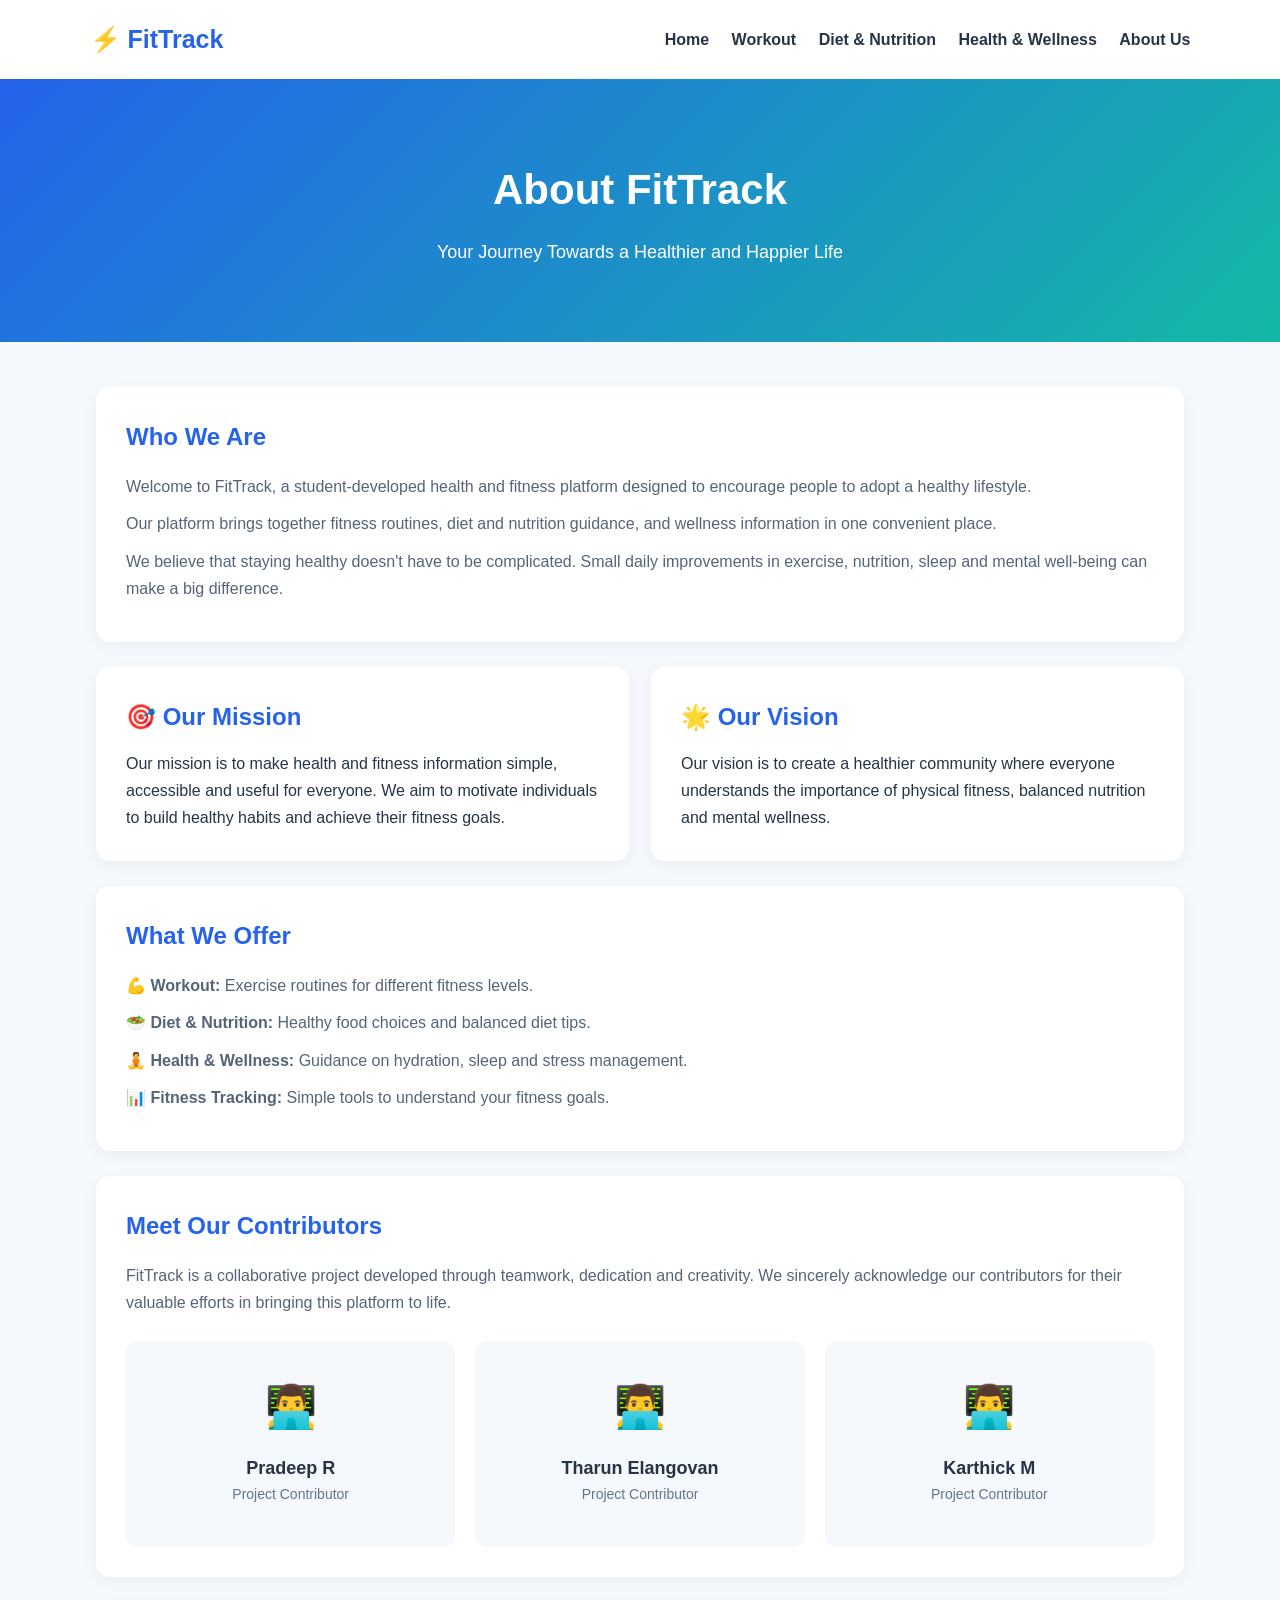
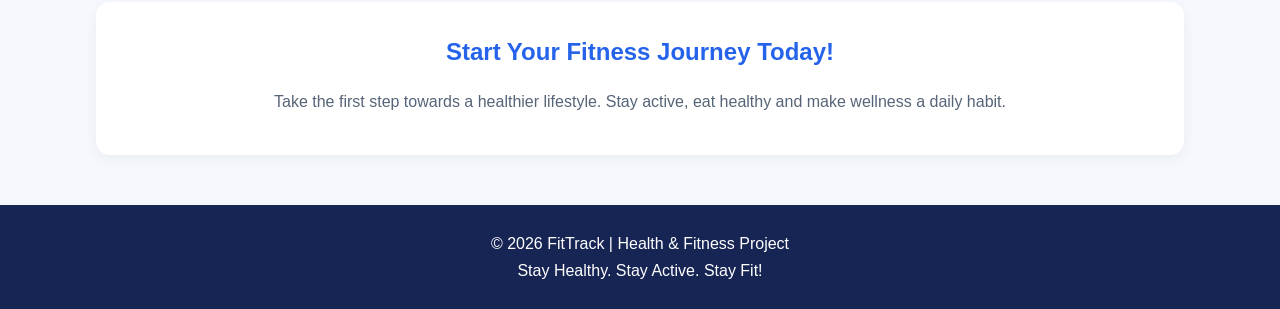
<file: about.html>
<!DOCTYPE html>
<html lang="en">
<head>
<meta charset="UTF-8">
<meta name="viewport" content="width=device-width, initial-scale=1.0">
<title>About Us | FitTrack</title>

<style>
* {
    margin: 0;
    padding: 0;
    box-sizing: border-box;
    font-family: Arial, sans-serif;
}

body {
    background: #f5f8fc;
    color: #263445;
    line-height: 1.7;
}

nav {
    background: #fff;
    padding: 18px 7%;
    display: flex;
    justify-content: space-between;
    align-items: center;
    box-shadow: 0 2px 10px rgba(0,0,0,0.08);
}

.logo {
    font-size: 25px;
    font-weight: bold;
    color: #2563eb;
}

nav a {
    text-decoration: none;
    color: #263445;
    margin-left: 18px;
    font-weight: 600;
}

nav a:hover {
    color: #2563eb;
}

.hero {
    background: linear-gradient(135deg, #2563eb, #14b8a6);
    color: white;
    text-align: center;
    padding: 75px 20px;
}

.hero h1 {
    font-size: 42px;
    margin-bottom: 12px;
}

.hero p {
    font-size: 18px;
}

.container {
    width: 85%;
    max-width: 1100px;
    margin: 45px auto;
}

.section {
    background: white;
    padding: 30px;
    margin-bottom: 25px;
    border-radius: 14px;
    box-shadow: 0 4px 15px rgba(0,0,0,0.05);
}

.section h2 {
    color: #2563eb;
    margin-bottom: 15px;
}

.section p {
    color: #566477;
    margin-bottom: 10px;
}

.cards {
    display: grid;
    grid-template-columns: repeat(2, 1fr);
    gap: 22px;
    margin-bottom: 25px;
}

.card {
    background: white;
    padding: 30px;
    border-radius: 14px;
    box-shadow: 0 4px 15px rgba(0,0,0,0.05);
}

.card h2 {
    color: #2563eb;
    margin-bottom: 12px;
}

.team {
    display: grid;
    grid-template-columns: repeat(3, 1fr);
    gap: 20px;
    margin-top: 25px;
}

.member {
    background: #f5f8fc;
    padding: 30px 15px;
    text-align: center;
    border-radius: 12px;
    transition: transform 0.3s;
}

.member:hover {
    transform: translateY(-5px);
}

.icon {
    font-size: 42px;
    margin-bottom: 10px;
}

.member h3 {
    color: #263445;
    font-size: 18px;
}

.member p {
    color: #64748b;
    font-size: 14px;
}

footer {
    background: #172554;
    color: white;
    text-align: center;
    padding: 25px;
    margin-top: 50px;
}

footer p {
    color: white;
}

@media(max-width: 768px) {
    nav {
        flex-direction: column;
        gap: 15px;
    }

    nav a {
        margin: 5px;
        font-size: 13px;
    }

    .hero h1 {
        font-size: 30px;
    }

    .cards {
        grid-template-columns: 1fr;
    }

    .team {
        grid-template-columns: 1fr;
    }

    .container {
        width: 92%;
    }
}
</style>
</head>

<body>

<!-- Navigation -->
<nav>
    <div class="logo">⚡ FitTrack</div>
    <div>
        <a href="index.html">Home</a>
        <a href="workout.html">Workout</a>
        <a href="diet.html">Diet & Nutrition</a>
        <a href="wellness.html">Health & Wellness</a>
        <a href="about.html">About Us</a>
    </div>
</nav>

<!-- Hero Section -->
<section class="hero">
    <h1>About FitTrack</h1>
    <p>Your Journey Towards a Healthier and Happier Life</p>
</section>

<div class="container">

    <!-- Who We Are -->
    <section class="section">
        <h2>Who We Are</h2>
        <p>
            Welcome to FitTrack, a student-developed health and fitness
            platform designed to encourage people to adopt a healthy
            lifestyle.
        </p>
        <p>
            Our platform brings together fitness routines, diet and
            nutrition guidance, and wellness information in one
            convenient place.
        </p>
        <p>
            We believe that staying healthy doesn't have to be complicated.
            Small daily improvements in exercise, nutrition, sleep and
            mental well-being can make a big difference.
        </p>
    </section>

    <!-- Mission and Vision -->
    <div class="cards">

        <div class="card">
            <h2>🎯 Our Mission</h2>
            <p>
                Our mission is to make health and fitness information
                simple, accessible and useful for everyone. We aim to
                motivate individuals to build healthy habits and
                achieve their fitness goals.
            </p>
        </div>

        <div class="card">
            <h2>🌟 Our Vision</h2>
            <p>
                Our vision is to create a healthier community where
                everyone understands the importance of physical
                fitness, balanced nutrition and mental wellness.
            </p>
        </div>

    </div>

    <!-- What We Offer -->
    <section class="section">
        <h2>What We Offer</h2>
        <p>💪 <b>Workout:</b> Exercise routines for different fitness levels.</p>
        <p>🥗 <b>Diet & Nutrition:</b> Healthy food choices and balanced diet tips.</p>
        <p>🧘 <b>Health & Wellness:</b> Guidance on hydration, sleep and stress management.</p>
        <p>📊 <b>Fitness Tracking:</b> Simple tools to understand your fitness goals.</p>
    </section>

    <!-- Contributors -->
    <section class="section">
        <h2>Meet Our Contributors</h2>

        <p>
            FitTrack is a collaborative project developed through
            teamwork, dedication and creativity. We sincerely
            acknowledge our contributors for their valuable efforts
            in bringing this platform to life.
        </p>

        <div class="team">

            <div class="member">
                <div class="icon">👨‍💻</div>
                <h3>Pradeep R</h3>
                <p>Project Contributor</p>
            </div>

            <div class="member">
                <div class="icon">👨‍💻</div>
                <h3>Tharun Elangovan</h3>
                <p>Project Contributor</p>
            </div>

            <div class="member">
                <div class="icon">👨‍💻</div>
                <h3>Karthick M</h3>
                <p>Project Contributor</p>
            </div>

        </div>
    </section>

    <!-- Closing Section -->
    <section class="section" style="text-align:center;">
        <h2>Start Your Fitness Journey Today!</h2>
        <p>
            Take the first step towards a healthier lifestyle.
            Stay active, eat healthy and make wellness a daily habit.
        </p>
    </section>

</div>

<!-- Footer -->
<footer>
    <p>© 2026 FitTrack | Health & Fitness Project</p>
    <p>Stay Healthy. Stay Active. Stay Fit!</p>
</footer>

</body>
</html>
</file>
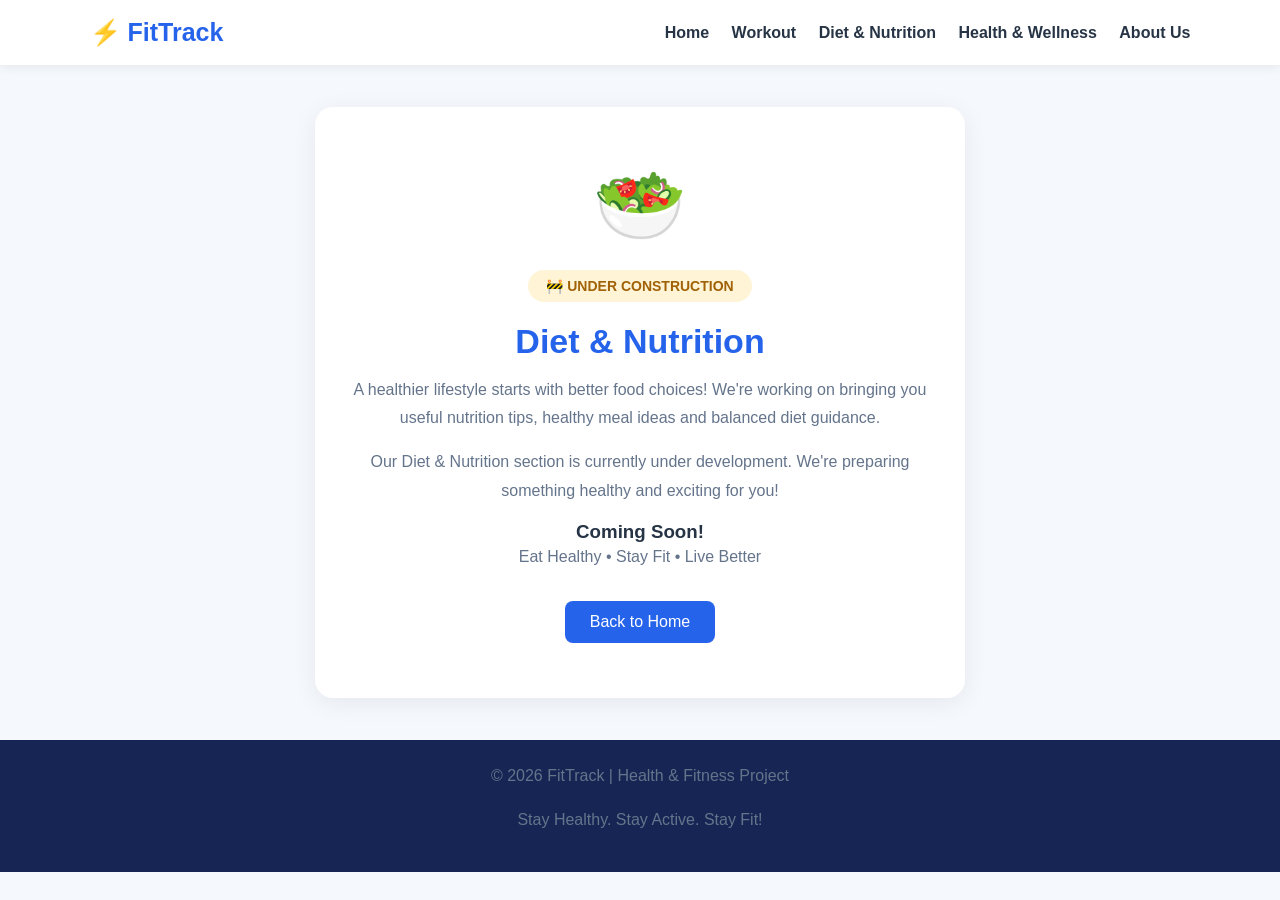
<file: diet.html>
<!DOCTYPE html>
<html lang="en">
<head>
<meta charset="UTF-8">
<meta name="viewport" content="width=device-width, initial-scale=1.0">
<title>Diet & Nutrition | FitTrack</title>

<style>
* {
    margin: 0;
    padding: 0;
    box-sizing: border-box;
    font-family: Arial, sans-serif;
}

body {
    background: #f5f8fc;
    color: #263445;
}

nav {
    background: white;
    padding: 18px 7%;
    display: flex;
    justify-content: space-between;
    align-items: center;
    box-shadow: 0 2px 10px rgba(0,0,0,0.08);
}

.logo {
    font-size: 25px;
    font-weight: bold;
    color: #2563eb;
}

nav a {
    text-decoration: none;
    color: #263445;
    margin-left: 18px;
    font-weight: 600;
}

nav a:hover {
    color: #2563eb;
}

.container {
    min-height: 75vh;
    display: flex;
    justify-content: center;
    align-items: center;
    padding: 30px 20px;
}

.content {
    max-width: 650px;
    text-align: center;
    background: white;
    padding: 55px 35px;
    border-radius: 18px;
    box-shadow: 0 5px 25px rgba(0,0,0,0.07);
}

.icon {
    font-size: 75px;
    margin-bottom: 20px;
}

h1 {
    color: #2563eb;
    font-size: 34px;
    margin-bottom: 15px;
}

p {
    color: #64748b;
    line-height: 1.8;
    margin-bottom: 15px;
}

.status {
    display: inline-block;
    background: #fff4d6;
    color: #a16207;
    padding: 8px 18px;
    border-radius: 20px;
    font-size: 14px;
    font-weight: bold;
    margin-bottom: 20px;
}

.home-btn {
    display: inline-block;
    margin-top: 15px;
    padding: 12px 25px;
    background: #2563eb;
    color: white;
    text-decoration: none;
    border-radius: 8px;
}

.home-btn:hover {
    background: #1d4ed8;
}

footer {
    background: #172554;
    color: white;
    text-align: center;
    padding: 22px;
}

@media(max-width: 768px) {
    nav {
        flex-direction: column;
        gap: 15px;
    }

    nav a {
        margin: 5px;
        font-size: 13px;
    }

    h1 {
        font-size: 27px;
    }

    .content {
        padding: 40px 20px;
    }
}
</style>
</head>

<body>

<nav>
    <div class="logo">⚡ FitTrack</div>

    <div>
        <a href="index.html">Home</a>
        <a href="workout.html">Workout</a>
        <a href="diet.html">Diet & Nutrition</a>
        <a href="wellness.html">Health & Wellness</a>
        <a href="about.html">About Us</a>
    </div>
</nav>

<div class="container">

    <div class="content">

        <div class="icon">🥗</div>

        <div class="status">🚧 UNDER CONSTRUCTION</div>

        <h1>Diet & Nutrition</h1>

        <p>
            A healthier lifestyle starts with better food choices!
            We're working on bringing you useful nutrition tips,
            healthy meal ideas and balanced diet guidance.
        </p>

        <p>
            Our Diet & Nutrition section is currently under development.
            We're preparing something healthy and exciting for you!
        </p>

        <h3>Coming Soon!</h3>

        <p>Eat Healthy • Stay Fit • Live Better</p>

        <a href="index.html" class="home-btn">Back to Home</a>

    </div>

</div>

<footer>
    <p>© 2026 FitTrack | Health & Fitness Project</p>
    <p>Stay Healthy. Stay Active. Stay Fit!</p>
</footer>

</body>
</html>
</file>
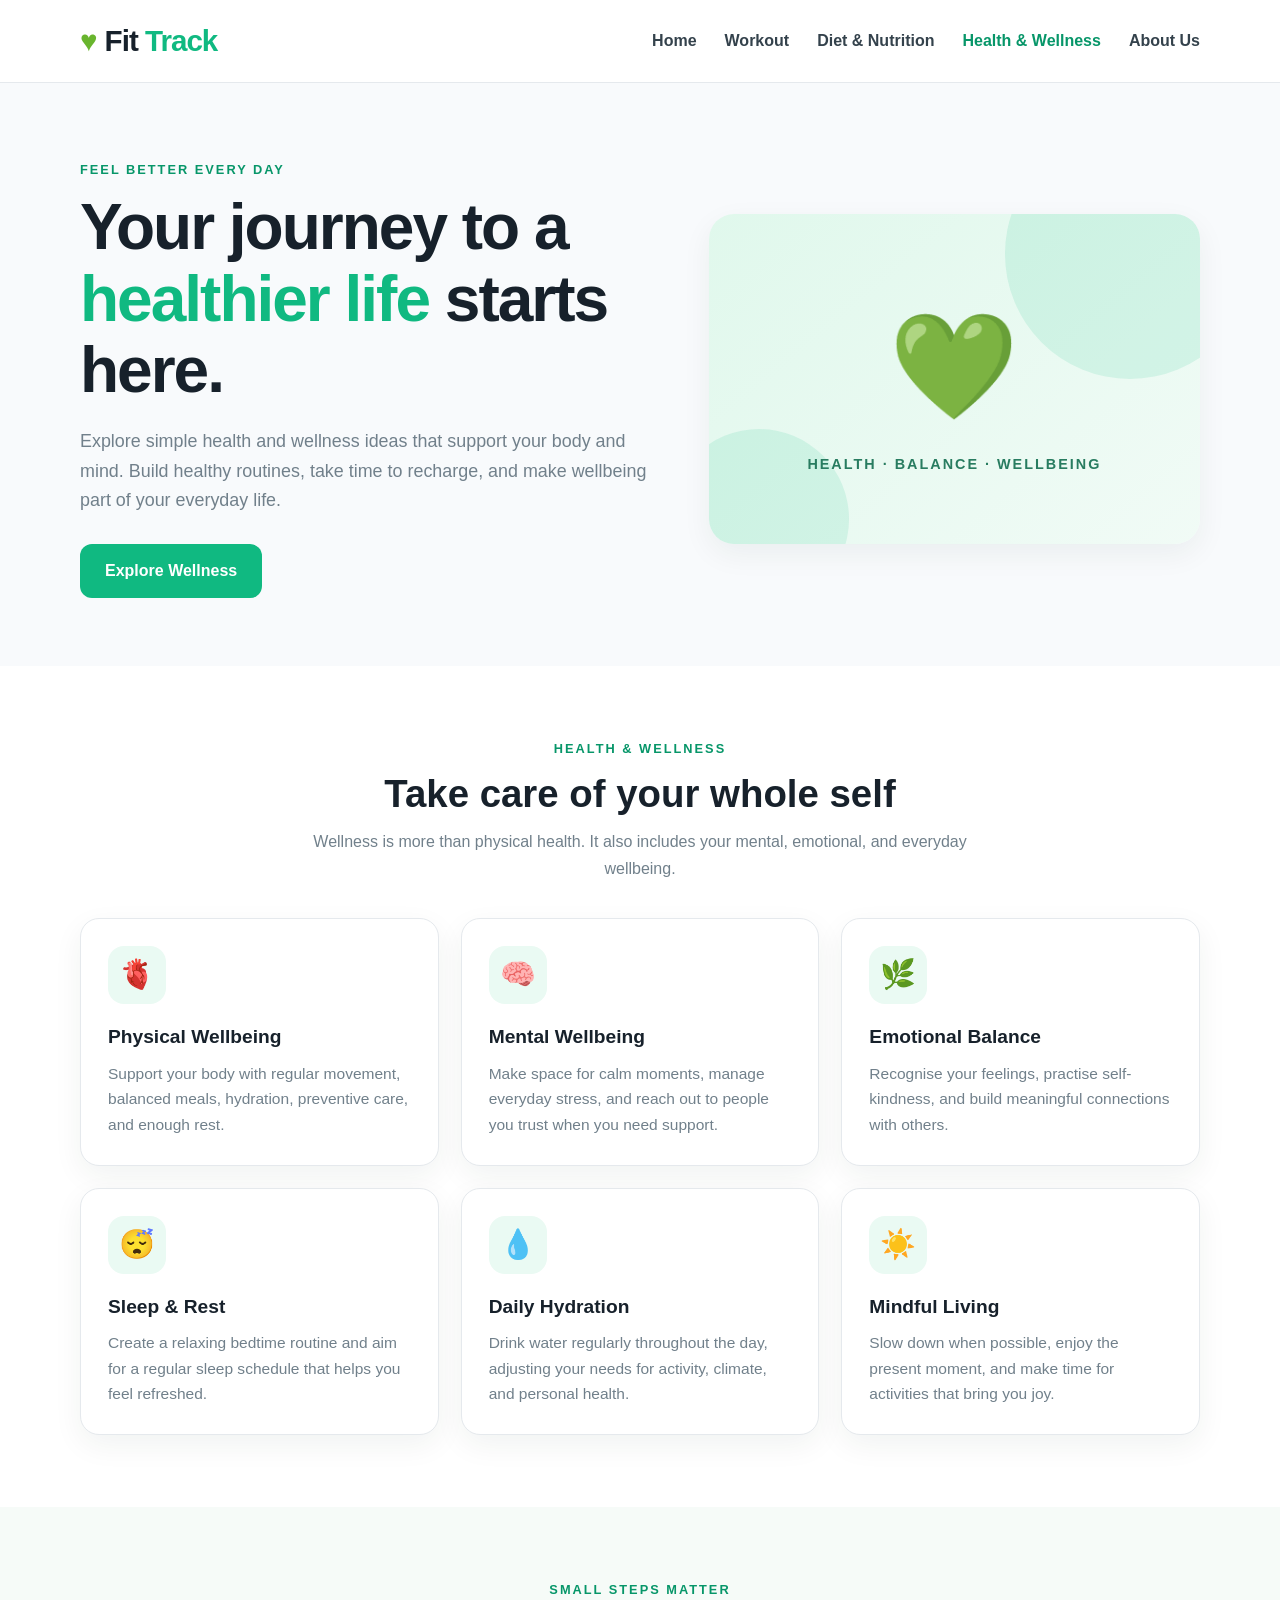
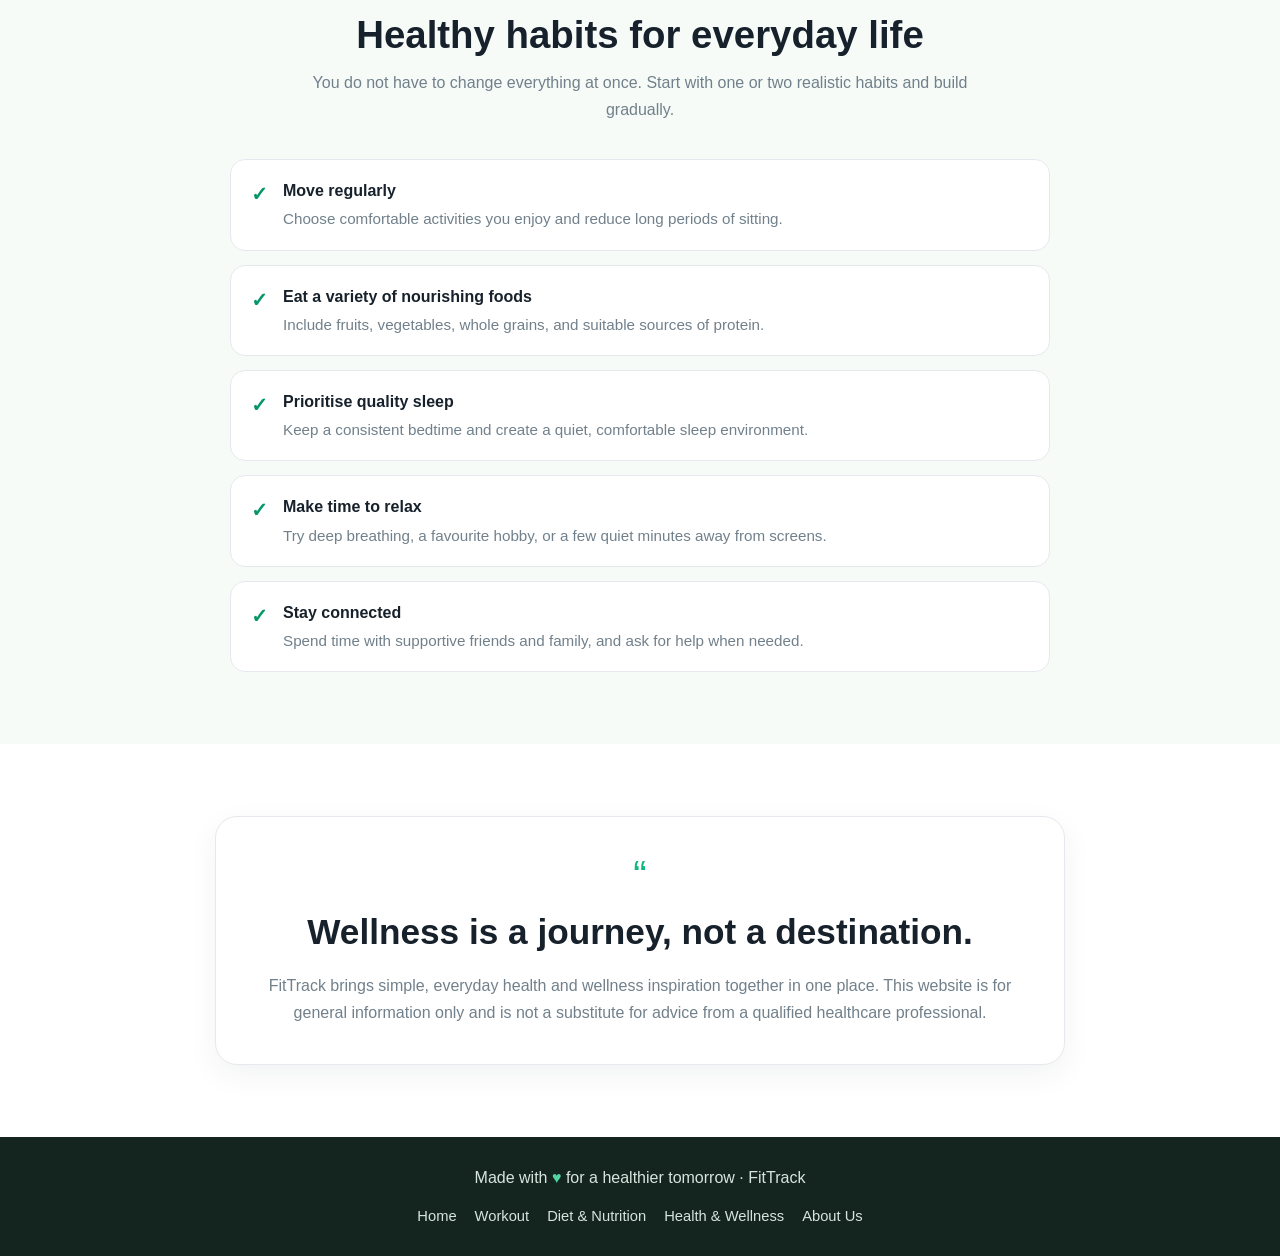
<file: wellness.html>
<!DOCTYPE html>
<html lang="en">
<head>
  <meta charset="UTF-8">
  <meta name="viewport" content="width=device-width, initial-scale=1.0">
  <meta name="description" content="FitTrack Health and Wellness — simple everyday habits for a healthier life.">
  <title>FitTrack | Health &amp; Wellness</title>
  <style>
    :root {
      --green: #10b981;
      --green-dark: #079669;
      --ink: #17212b;
      --muted: #71808b;
      --soft: #f8fafc;
      --line: #e5e9ed;
      --white: #fff;
      --shadow: 0 10px 30px rgba(25, 45, 38, .06);
    }

    * { box-sizing: border-box; margin: 0; padding: 0; }
    html { scroll-behavior: smooth; }
    body {
      font-family: Arial, Helvetica, sans-serif;
      color: var(--ink);
      background: var(--white);
      line-height: 1.65;
    }
    a { color: inherit; text-decoration: none; }
    .container { width: min(1120px, 90%); margin: auto; }

    /* Header and navigation */
    header {
      background: var(--white);
      border-bottom: 1px solid var(--line);
      position: sticky;
      top: 0;
      z-index: 20;
    }
    .navbar {
      min-height: 82px;
      display: flex;
      align-items: center;
      justify-content: space-between;
      gap: 20px;
    }
    .logo {
      font-size: 1.85rem;
      font-weight: 800;
      letter-spacing: -1px;
      white-space: nowrap;
    }
    .logo .heart { color: #69b52e; margin-right: 8px; }
    .logo .green { color: var(--green); }
    nav { display: flex; align-items: center; gap: 28px; }
    nav a { color: #34424c; font-weight: 600; transition: color .2s; }
    nav a:hover, nav a.active { color: var(--green-dark); }

    /* CSS-only mobile menu: no JavaScript required */
    .menu-check { display: none; }
    .menu-button {
      display: none;
      border: 1px solid var(--line);
      background: white;
      border-radius: 12px;
      padding: 7px 13px;
      font-size: 1.5rem;
      line-height: 1.4;
      cursor: pointer;
      user-select: none;
    }
    .menu-close { display: none; }

    /* Hero section */
    .hero {
      background: var(--soft);
      padding: 76px 0 68px;
    }
    .hero-grid {
      display: grid;
      grid-template-columns: 1.08fr .92fr;
      align-items: center;
      gap: 52px;
    }
    .eyebrow {
      color: var(--green-dark);
      font-size: .8rem;
      font-weight: 800;
      letter-spacing: 2px;
      text-transform: uppercase;
      margin-bottom: 12px;
    }
    h1 {
      font-size: clamp(2.5rem, 5vw, 4.1rem);
      line-height: 1.12;
      letter-spacing: -2px;
      margin-bottom: 20px;
    }
    h1 span { color: var(--green); }
    .hero p {
      color: var(--muted);
      font-size: 1.12rem;
      max-width: 590px;
      margin-bottom: 28px;
    }
    .btn {
      display: inline-block;
      background: var(--green);
      color: white;
      padding: 14px 25px;
      border-radius: 12px;
      font-weight: 700;
      transition: .2s;
    }
    .btn:hover { background: var(--green-dark); transform: translateY(-2px); }
    .hero-art {
      min-height: 330px;
      border-radius: 25px;
      background: linear-gradient(140deg, #e0f8ec, #f1fbf6);
      display: grid;
      place-items: center;
      box-shadow: var(--shadow);
      position: relative;
      overflow: hidden;
    }
    .hero-art::before, .hero-art::after {
      content: "";
      position: absolute;
      border-radius: 50%;
      background: rgba(16,185,129,.12);
    }
    .hero-art::before { width: 250px; height: 250px; top: -85px; right: -55px; }
    .hero-art::after { width: 180px; height: 180px; bottom: -65px; left: -40px; }
    .hero-icon {
      position: relative;
      z-index: 1;
      text-align: center;
      font-size: 6.5rem;
    }
    .hero-icon small {
      display: block;
      color: #287c60;
      font-size: .9rem;
      font-weight: 800;
      letter-spacing: 2px;
    }

    /* Content sections */
    section { padding: 72px 0; }
    .section-heading {
      max-width: 680px;
      margin: 0 auto 36px;
      text-align: center;
    }
    .section-heading h2 {
      font-size: clamp(1.8rem, 3vw, 2.45rem);
      line-height: 1.2;
      margin-bottom: 12px;
    }
    .section-heading p { color: var(--muted); }
    .cards {
      display: grid;
      grid-template-columns: repeat(3, 1fr);
      gap: 22px;
    }
    .card {
      background: white;
      border: 1px solid var(--line);
      border-radius: 19px;
      padding: 27px;
      box-shadow: var(--shadow);
      transition: transform .2s;
    }
    .card:hover { transform: translateY(-4px); }
    .card-icon {
      width: 58px;
      height: 58px;
      display: grid;
      place-items: center;
      background: #eafaf3;
      border-radius: 16px;
      font-size: 1.8rem;
      margin-bottom: 17px;
    }
    .card h3 { font-size: 1.2rem; margin-bottom: 8px; }
    .card p { color: var(--muted); font-size: .97rem; }

    .habits { background: #f6fbf8; }
    .habit-list {
      max-width: 820px;
      margin: auto;
      display: grid;
      gap: 14px;
    }
    .habit {
      display: flex;
      gap: 15px;
      align-items: flex-start;
      background: white;
      border: 1px solid var(--line);
      border-radius: 15px;
      padding: 18px 20px;
    }
    .check { color: var(--green-dark); font-size: 1.25rem; font-weight: 900; }
    .habit strong { display: block; margin-bottom: 2px; }
    .habit p { color: var(--muted); font-size: .95rem; }

    .quote {
      max-width: 850px;
      margin: auto;
      text-align: center;
      background: white;
      border: 1px solid var(--line);
      border-radius: 22px;
      padding: 38px 30px;
      box-shadow: var(--shadow);
    }
    .quote .mark { color: var(--green); font-size: 2.5rem; line-height: 1; }
    .quote h2 { font-size: clamp(1.6rem, 3vw, 2.2rem); margin: 8px 0 12px; }
    .quote p { color: var(--muted); }

    footer {
      background: #14251f;
      color: #d6e4de;
      text-align: center;
      padding: 28px 0;
    }
    footer span { color: #51d6a2; }
    .footer-nav {
      margin-top: 12px;
      display: flex;
      justify-content: center;
      flex-wrap: wrap;
      gap: 18px;
      font-size: .92rem;
    }
    .footer-nav a:hover { color: #51d6a2; }

    @media (max-width: 800px) {
      .navbar { min-height: 78px; }
      .menu-button { display: block; }
      .menu-open { display: inline; }
      .menu-close { display: none; }
      .menu-check:checked + .menu-button .menu-open { display: none; }
      .menu-check:checked + .menu-button .menu-close { display: inline; }
      nav {
        display: none;
        position: absolute;
        top: 77px;
        left: 0;
        right: 0;
        padding: 20px 5%;
        background: white;
        border-bottom: 1px solid var(--line);
        flex-direction: column;
        align-items: flex-start;
        gap: 16px;
      }
      .menu-check:checked ~ nav { display: flex; }
      .hero { padding: 54px 0; }
      .hero-grid { grid-template-columns: 1fr; gap: 30px; }
      .hero-art { min-height: 245px; }
      .cards { grid-template-columns: 1fr; }
      section { padding: 56px 0; }
    }
    @media (min-width: 580px) and (max-width: 800px) {
      .cards { grid-template-columns: repeat(2, 1fr); }
    }
  </style>
</head>
<body>
  <header>
    <div class="container navbar">
      <a class="logo" href="index.html"><span class="heart">♥</span>Fit <span class="green">Track</span></a>

      <input class="menu-check" type="checkbox" id="menu-toggle">
      <label class="menu-button" for="menu-toggle" aria-label="Toggle navigation">
        <span class="menu-open">☰</span>
        <span class="menu-close">✕</span>
      </label>

      <nav>
        <a href="index.html">Home</a>
        <a href="workout.html">Workout</a>
        <a href="diet.html">Diet &amp; Nutrition</a>
        <a class="active" href="wellness.html">Health &amp; Wellness</a>
        <a href="about.html">About Us</a>
      </nav>
    </div>
  </header>

  <main>
    <section class="hero" id="home">
      <div class="container hero-grid">
        <div>
          <div class="eyebrow">Feel better every day</div>
          <h1>Your journey to a <span>healthier life</span> starts here.</h1>
          <p>Explore simple health and wellness ideas that support your body and mind. Build healthy routines, take time to recharge, and make wellbeing part of your everyday life.</p>
          <a class="btn" href="#wellness">Explore Wellness</a>
        </div>
        <div class="hero-art" aria-label="Green heart wellness illustration">
          <div class="hero-icon">💚<small>HEALTH · BALANCE · WELLBEING</small></div>
        </div>
      </div>
    </section>

    <section id="wellness">
      <div class="container">
        <div class="section-heading">
          <div class="eyebrow">Health &amp; Wellness</div>
          <h2>Take care of your whole self</h2>
          <p>Wellness is more than physical health. It also includes your mental, emotional, and everyday wellbeing.</p>
        </div>
        <div class="cards">
          <article class="card">
            <div class="card-icon">🫀</div>
            <h3>Physical Wellbeing</h3>
            <p>Support your body with regular movement, balanced meals, hydration, preventive care, and enough rest.</p>
          </article>
          <article class="card">
            <div class="card-icon">🧠</div>
            <h3>Mental Wellbeing</h3>
            <p>Make space for calm moments, manage everyday stress, and reach out to people you trust when you need support.</p>
          </article>
          <article class="card">
            <div class="card-icon">🌿</div>
            <h3>Emotional Balance</h3>
            <p>Recognise your feelings, practise self-kindness, and build meaningful connections with others.</p>
          </article>
          <article class="card">
            <div class="card-icon">😴</div>
            <h3>Sleep &amp; Rest</h3>
            <p>Create a relaxing bedtime routine and aim for a regular sleep schedule that helps you feel refreshed.</p>
          </article>
          <article class="card">
            <div class="card-icon">💧</div>
            <h3>Daily Hydration</h3>
            <p>Drink water regularly throughout the day, adjusting your needs for activity, climate, and personal health.</p>
          </article>
          <article class="card">
            <div class="card-icon">☀️</div>
            <h3>Mindful Living</h3>
            <p>Slow down when possible, enjoy the present moment, and make time for activities that bring you joy.</p>
          </article>
        </div>
      </div>
    </section>

    <section class="habits" id="habits">
      <div class="container">
        <div class="section-heading">
          <div class="eyebrow">Small steps matter</div>
          <h2>Healthy habits for everyday life</h2>
          <p>You do not have to change everything at once. Start with one or two realistic habits and build gradually.</p>
        </div>
        <div class="habit-list">
          <div class="habit"><span class="check">✓</span><div><strong>Move regularly</strong><p>Choose comfortable activities you enjoy and reduce long periods of sitting.</p></div></div>
          <div class="habit"><span class="check">✓</span><div><strong>Eat a variety of nourishing foods</strong><p>Include fruits, vegetables, whole grains, and suitable sources of protein.</p></div></div>
          <div class="habit"><span class="check">✓</span><div><strong>Prioritise quality sleep</strong><p>Keep a consistent bedtime and create a quiet, comfortable sleep environment.</p></div></div>
          <div class="habit"><span class="check">✓</span><div><strong>Make time to relax</strong><p>Try deep breathing, a favourite hobby, or a few quiet minutes away from screens.</p></div></div>
          <div class="habit"><span class="check">✓</span><div><strong>Stay connected</strong><p>Spend time with supportive friends and family, and ask for help when needed.</p></div></div>
        </div>
      </div>
    </section>

    <section id="about">
      <div class="container">
        <div class="quote">
          <div class="mark">“</div>
          <h2>Wellness is a journey, not a destination.</h2>
          <p>FitTrack brings simple, everyday health and wellness inspiration together in one place. This website is for general information only and is not a substitute for advice from a qualified healthcare professional.</p>
        </div>
      </div>
    </section>
  </main>

  <footer>
    <div class="container">
      <div>Made with <span>♥</span> for a healthier tomorrow · FitTrack</div>
      <div class="footer-nav">
        <a href="index.html">Home</a>
        <a href="workout.html">Workout</a>
        <a href="diet.html">Diet &amp; Nutrition</a>
        <a href="wellness.html">Health &amp; Wellness</a>
        <a href="about.html">About Us</a>
      </div>
    </div>
  </footer>
</body>
</html>
</file>
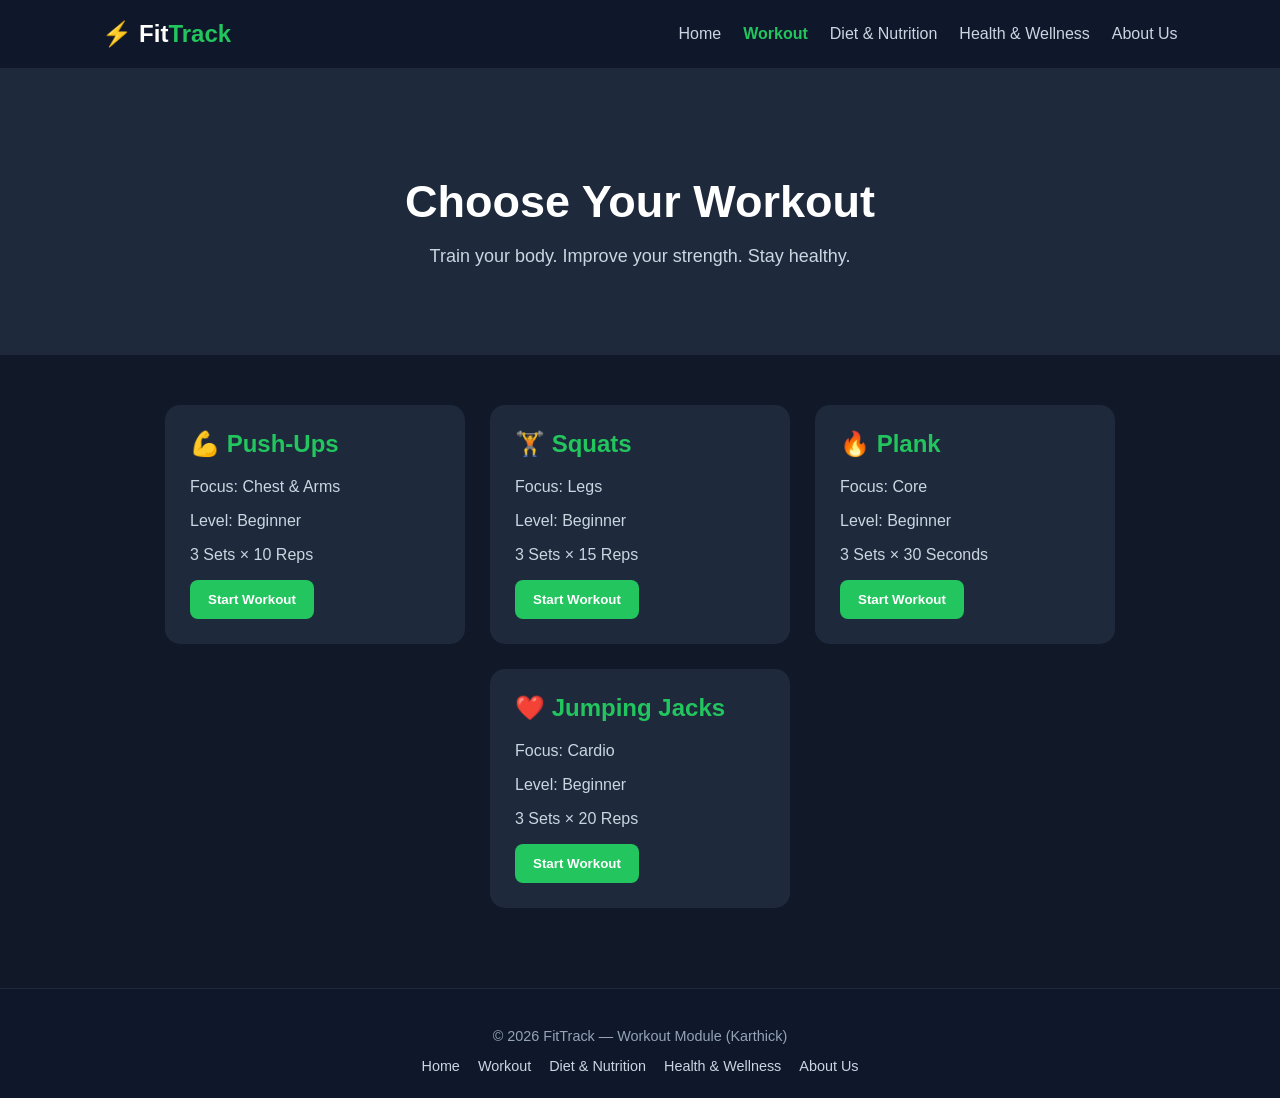
<file: workout.html>
<!DOCTYPE html>
<html lang="en">
<head>
    <meta charset="UTF-8">
    <meta name="viewport" content="width=device-width, initial-scale=1.0">
    <title>Workout | FitTrack</title>
    <link rel="stylesheet" href="workout.css">
</head>
<body>

    <header>
        <a href="index.html" class="brand">⚡ Fit<span>Track</span></a>

        <nav>
            <a href="index.html">Home</a>
            <a href="workout.html" class="active">Workout</a>
            <a href="diet.html">Diet &amp; Nutrition</a>
            <a href="wellness.html">Health &amp; Wellness</a>
            <a href="about.html">About Us</a>
        </nav>
    </header>

    <section class="hero">
        <h1>Choose Your Workout</h1>
        <p>Train your body. Improve your strength. Stay healthy.</p>
    </section>

    <section class="workouts">

        <div class="card">
            <h2>💪 Push-Ups</h2>
            <p>Focus: Chest &amp; Arms</p>
            <p>Level: Beginner</p>
            <p>3 Sets × 10 Reps</p>
            <button type="button" class="workout-btn">Start Workout</button>
        </div>

        <div class="card">
            <h2>🏋️ Squats</h2>
            <p>Focus: Legs</p>
            <p>Level: Beginner</p>
            <p>3 Sets × 15 Reps</p>
            <button type="button" class="workout-btn">Start Workout</button>
        </div>

        <div class="card">
            <h2>🔥 Plank</h2>
            <p>Focus: Core</p>
            <p>Level: Beginner</p>
            <p>3 Sets × 30 Seconds</p>
            <button type="button" class="workout-btn">Start Workout</button>
        </div>

        <div class="card">
            <h2>❤️ Jumping Jacks</h2>
            <p>Focus: Cardio</p>
            <p>Level: Beginner</p>
            <p>3 Sets × 20 Reps</p>
            <button type="button" class="workout-btn">Start Workout</button>
        </div>

    </section>

    <footer class="workout-footer">
        <p>© 2026 FitTrack — Workout Module (Karthick)</p>
        <div class="workout-footer-links">
            <a href="index.html">Home</a>
            <a href="workout.html">Workout</a>
            <a href="diet.html">Diet &amp; Nutrition</a>
            <a href="wellness.html">Health &amp; Wellness</a>
            <a href="about.html">About Us</a>
        </div>
    </footer>

    <script>
        document.querySelectorAll('.workout-btn').forEach((btn) => {
            btn.addEventListener('click', () => {
                if (btn.classList.contains('completed')) {
                    btn.classList.remove('completed');
                    btn.textContent = 'Start Workout';
                } else {
                    btn.classList.add('completed');
                    btn.textContent = 'Completed ✓';
                }
            });
        });
    </script>

</body>
</html>
</file>
<file: workout.css>
body {
    margin: 0;
    font-family: Arial, sans-serif;
    background-color: #111827;
    color: white;
}

header {
    background-color: #0f172a;
    padding: 20px 8%;
    display: flex;
    flex-wrap: wrap;
    justify-content: space-between;
    align-items: center;
    gap: 15px;
    border-bottom: 1px solid #1e293b;
}

header h2,
header .brand {
    margin: 0;
    font-size: 1.5rem;
    font-weight: 700;
    color: #ffffff;
    text-decoration: none;
}

header .brand span {
    color: #22c55e;
}

nav {
    display: flex;
    flex-wrap: wrap;
    align-items: center;
    gap: 22px;
}

nav a {
    color: #cbd5e1;
    text-decoration: none;
    font-weight: 500;
    transition: color 0.2s;
}

nav a:hover,
nav a.active {
    color: #22c55e;
    font-weight: 600;
}

.hero {
    text-align: center;
    padding: 70px 20px;
    background-color: #1e293b;
}

.hero h1 {
    font-size: 45px;
    margin-bottom: 10px;
}

.hero p {
    color: #cbd5e1;
    font-size: 18px;
}

.workouts {
    display: flex;
    flex-wrap: wrap;
    justify-content: center;
    gap: 25px;
    padding: 50px 20px;
}

.card {
    width: 250px;
    background-color: #1e293b;
    padding: 25px;
    border-radius: 15px;
    transition: transform 0.2s, box-shadow 0.2s;
}

.card:hover {
    transform: translateY(-5px);
    box-shadow: 0 10px 24px rgba(0, 0, 0, 0.35);
}

.card h2 {
    color: #22c55e;
    margin-top: 0;
}

.card p {
    color: #cbd5e1;
}

button {
    background-color: #22c55e;
    color: white;
    border: none;
    padding: 12px 18px;
    border-radius: 8px;
    font-weight: 600;
    cursor: pointer;
    transition: background-color 0.2s;
}

button:hover {
    background-color: #16a34a;
}

button.completed {
    background-color: #0ea5e9;
}

.workout-footer {
    background-color: #0f172a;
    border-top: 1px solid #1e293b;
    color: #94a3b8;
    text-align: center;
    padding: 24px 20px;
    margin-top: 30px;
    font-size: 0.9rem;
}

.workout-footer-links {
    margin-top: 10px;
    display: flex;
    justify-content: center;
    flex-wrap: wrap;
    gap: 18px;
}

.workout-footer-links a {
    color: #cbd5e1;
    text-decoration: none;
}

.workout-footer-links a:hover {
    color: #22c55e;
}
</file>
